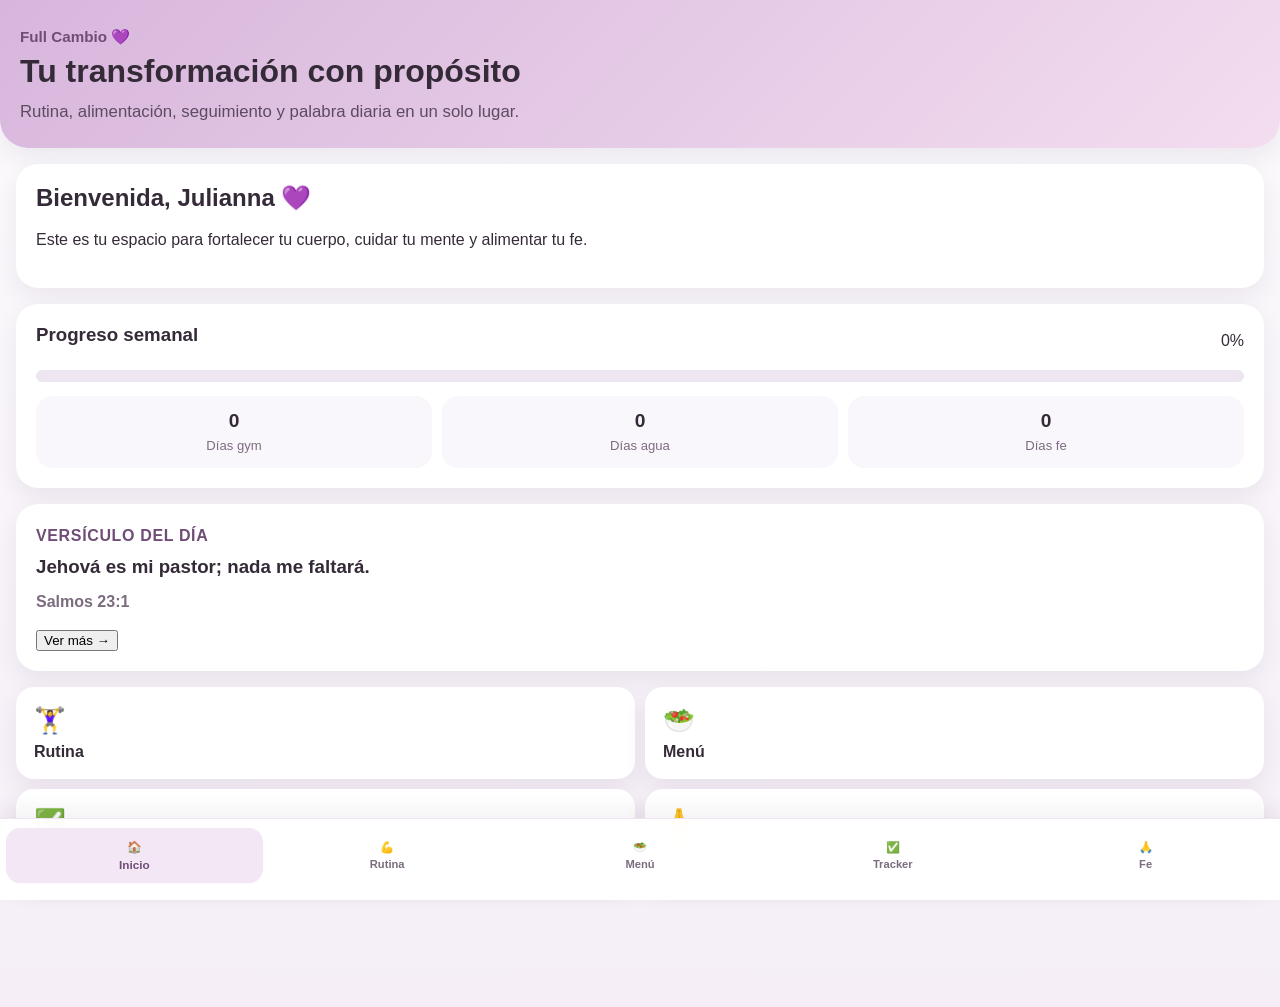
<file: index.html>
<!DOCTYPE html>
<html lang="es">
<head>
  <meta charset="UTF-8" />
  <meta
    name="viewport"
    content="width=device-width, initial-scale=1.0, viewport-fit=cover"
  />
  <title>Full Cambio 💜</title>
  <meta
    name="description"
    content="App de bienestar físico y espiritual con rutina, menú, tracker y versículo diario."
  />
  <meta name="theme-color" content="#c8a2c8" />
  <link rel="stylesheet" href="styles.css" />
</head>
<body>
  <div class="app-shell">
    <header class="hero">
      <div class="hero-content">
        <p class="eyebrow">Full Cambio 💜</p>
        <h1>Tu transformación con propósito</h1>
        <p class="hero-text">
          Rutina, alimentación, seguimiento y palabra diaria en un solo lugar.
        </p>
      </div>
    </header>

    <main class="main-content">
      <!-- INICIO -->
   
    <section id="screen-home" class="screen active">

  <div class="card welcome-card">
    <h2>Bienvenida, Julianna 💜</h2>
    <p>
      Este es tu espacio para fortalecer tu cuerpo, cuidar tu mente y alimentar tu fe.
    </p>
  </div>

  <div class="card progress-card">
    <div class="card-header">
      <h3>Progreso semanal</h3>
      <span id="progressPercent">0%</span>
    </div>

    <div class="progress-bar">
      <div id="progressFill" class="progress-fill"></div>
    </div>

    <div class="stats-grid">
      <div class="stat-box">
        <strong id="gymStat">0</strong>
        <span>Días gym</span>
      </div>
      <div class="stat-box">
        <strong id="waterStat">0</strong>
        <span>Días agua</span>
      </div>
      <div class="stat-box">
        <strong id="devotionalStat">0</strong>
        <span>Días fe</span>
      </div>
    </div>
  </div>

<div class="card verse-card">
  <p class="section-label">VERSÍCULO DEL DÍA</p>

  <h3 id="dailyVerseText">Cargando versículo...</h3>
  <p id="dailyVerseReference" class="verse-reference"></p>

  <button onclick="showScreen('faith')" class="ver-mas-btn">
    Ver más →
  </button>
</div>

  <div class="quick-grid">
    <button class="quick-card" data-target="routine">
      <span>🏋️‍♀️</span>
      <strong>Rutina</strong>
    </button>

    <button class="quick-card" data-target="menu">
      <span>🥗</span>
      <strong>Menú</strong>
    </button>

    <button class="quick-card" data-target="tracker">
      <span>✅</span>
      <strong>Tracker</strong>
    </button>

    <button class="quick-card" data-target="faith">
      <span>🙏</span>
      <strong>Fe</strong>
    </button>
  </div>

</section>  <!-- RUTINA -->
      <section id="screen-routine" class="screen">
        <div class="card">
          <h2>Rutina semanal</h2>
          <p>Plan base para tonificar, fortalecer y avanzar con constancia.</p>
        </div>

        <div class="card">
          <h3>Lunes · Glúteos + Piernas</h3>
          <ul>
            <li>Hip thrust — 4 x 10-12</li>
            <li>Prensa — 3 x 12</li>
            <li>Abducción — 3 x 15</li>
            <li>Kickback — 3 x 12 por pierna</li>
            <li>Peso muerto rumano — 3 x 10</li>
          </ul>
        </div>

        <div class="card">
          <h3>Martes · Brazos + Abdomen</h3>
          <ul>
            <li>Curl de bíceps — 3 x 12</li>
            <li>Tríceps en polea — 3 x 12</li>
            <li>Elevaciones laterales — 3 x 10</li>
            <li>Plancha — 3 x 20-30 seg</li>
            <li>Crunch — 3 x 15</li>
          </ul>
        </div>

        <div class="card">
          <h3>Miércoles · Activo suave</h3>
          <ul>
            <li>Caminata 15-20 min</li>
            <li>Estiramiento</li>
            <li>Movilidad</li>
          </ul>
        </div>

        <div class="card">
          <h3>Jueves · Glúteos + Piernas</h3>
          <ul>
            <li>Hip thrust — 4 x 10-12</li>
            <li>Prensa — 3 x 12</li>
            <li>Abducción — 3 x 15</li>
            <li>Kickback — 3 x 12 por pierna</li>
            <li>Peso muerto rumano — 3 x 10</li>
          </ul>
        </div>

        <div class="card">
          <h3>Viernes · Brazos + Abdomen</h3>
          <ul>
            <li>Curl de bíceps — 3 x 12</li>
            <li>Tríceps en polea — 3 x 12</li>
            <li>Elevaciones laterales — 3 x 10</li>
            <li>Plancha — 3 x 20-30 seg</li>
            <li>Crunch — 3 x 15</li>
          </ul>
        </div>

        <div class="card">
          <h3>Sábado · Descanso</h3>
          <p>Recuperación, estiramiento ligero y descanso.</p>
        </div>

        <div class="card">
          <h3>Domingo · Suave</h3>
          <p>Caminata ligera, movilidad y preparación para la nueva semana.</p>
        </div>
      </section>

      <!-- MENU -->
<section id="screen-menu" class="screen">
  <div class="screen-header">
    <h2>Tu menú</h2>
    <p>Opciones simples para alimentarte mejor cada día.</p>
  </div>

  <div class="card">
    <h2>Menú base semanal</h2>
    <p>Proteína en cada comida y opciones simples para tu vida diaria.</p>
  </div>

  <div class="card">
  <h3>Desayunos</h3>
  <ul>
    <li>Huevos + tostada integral + fruta</li>
    <li>Yogurt griego + fruta + granola</li>
    <li>Omelette de huevo con queso ligero</li>
  </ul>
</div>

<div class="card">
  <h3>Snacks</h3>
  <ul>
    <li>Yogurt griego</li>
    <li>Queso + fruta</li>
    <li>Nueces</li>
    <li>Huevos cocidos</li>
  </ul>
</div>

<div class="card">
  <h3>Almuerzos</h3>
  <ul>
    <li>Pollo + arroz + vegetales</li>
    <li>Carne magra + tortillas o arroz + ensalada</li>
    <li>Atún + arroz + vegetales</li>
  </ul>
</div>

  <div class="card">
  <h3>Cenas</h3>
  <ul>
    <li>Pollo + ensalada</li>
    <li>Atún + aguacate</li>
    <li>Huevos + vegetales</li>
  </ul>
</div>     
</section>
      <!-- TRACKER -->
   <section id="screen-tracker" class="screen">

  <div class="screen-header">
    <h2>Tu tracker</h2>
    <p>Marca tu progreso diario y mantente enfocada.</p>
  </div>

  <div class="card">
    <h2>Tracker diario</h2>
    <p>Marca lo que cumpliste hoy.</p>
  </div>

  <div class="card tracker-card">
    <label><input type="checkbox" class="tracker-check" data-key="gym"> Gym</label>
    <label><input type="checkbox" class="tracker-check" data-key="protein"> Proteína</label>
    <label><input type="checkbox" class="tracker-check" data-key="water"> Agua</label>
    <label><input type="checkbox" class="tracker-check" data-key="stretch"> Estiramiento</label>
    <label><input type="checkbox" class="tracker-check" data-key="devotional"> Devocional</label>
    <label><input type="checkbox" class="tracker-check" data-key="prayer"> Oración</label>

    <textarea id="dailyNotes" placeholder="Escribe cómo te sentiste hoy..."></textarea>
  </div>

</section>

      <!-- FE -->
  <section id="screen-faith" class="screen">
  <div class="screen-header">
    <h2>Tu espacio de fe</h2>
    <p>Una palabra diaria para fortalecer tu espíritu.</p>
  </div>

  <div class="card">
    <h2>Fe diaria</h2>
    <p>Una palabra para fortalecer tu espíritu cada día.</p>
  </div>
        
      <div class="card">
          <p class="section-label">Versículo</p>
          <h3 id="faithVerseText">Cargando versículo...</h3>
          <p id="faithVerseReference" class="verse-reference"></p>
        </div>

        <div class="card">
          <p class="section-label">Reflexión corta</p>
          <p id="faithReflection">Cargando reflexión...</p>
        </div>

        <div class="card">
          <p class="section-label">Mensaje motivacional</p>
          <p id="faithMotivation">Cargando mensaje...</p>
        </div>
      </section>
    </main>

    <nav class="bottom-nav">
  <button class="nav-btn active" data-screen="home">
    🏠
    <span>Inicio</span>
  </button>

  <button class="nav-btn" data-screen="routine">
    💪
    <span>Rutina</span>
  </button>

  <button class="nav-btn" data-screen="menu">
    🥗
    <span>Menú</span>
  </button>

  <button class="nav-btn" data-screen="tracker">
    ✅
    <span>Tracker</span>
  </button>

  <button class="nav-btn" data-screen="faith">
    🙏
    <span>Fe</span>
  </button>

    </nav>
  </div>

  <script src="versiculos.js"></script>
<script src="app.js"></script>
</body>
</html>
</file>
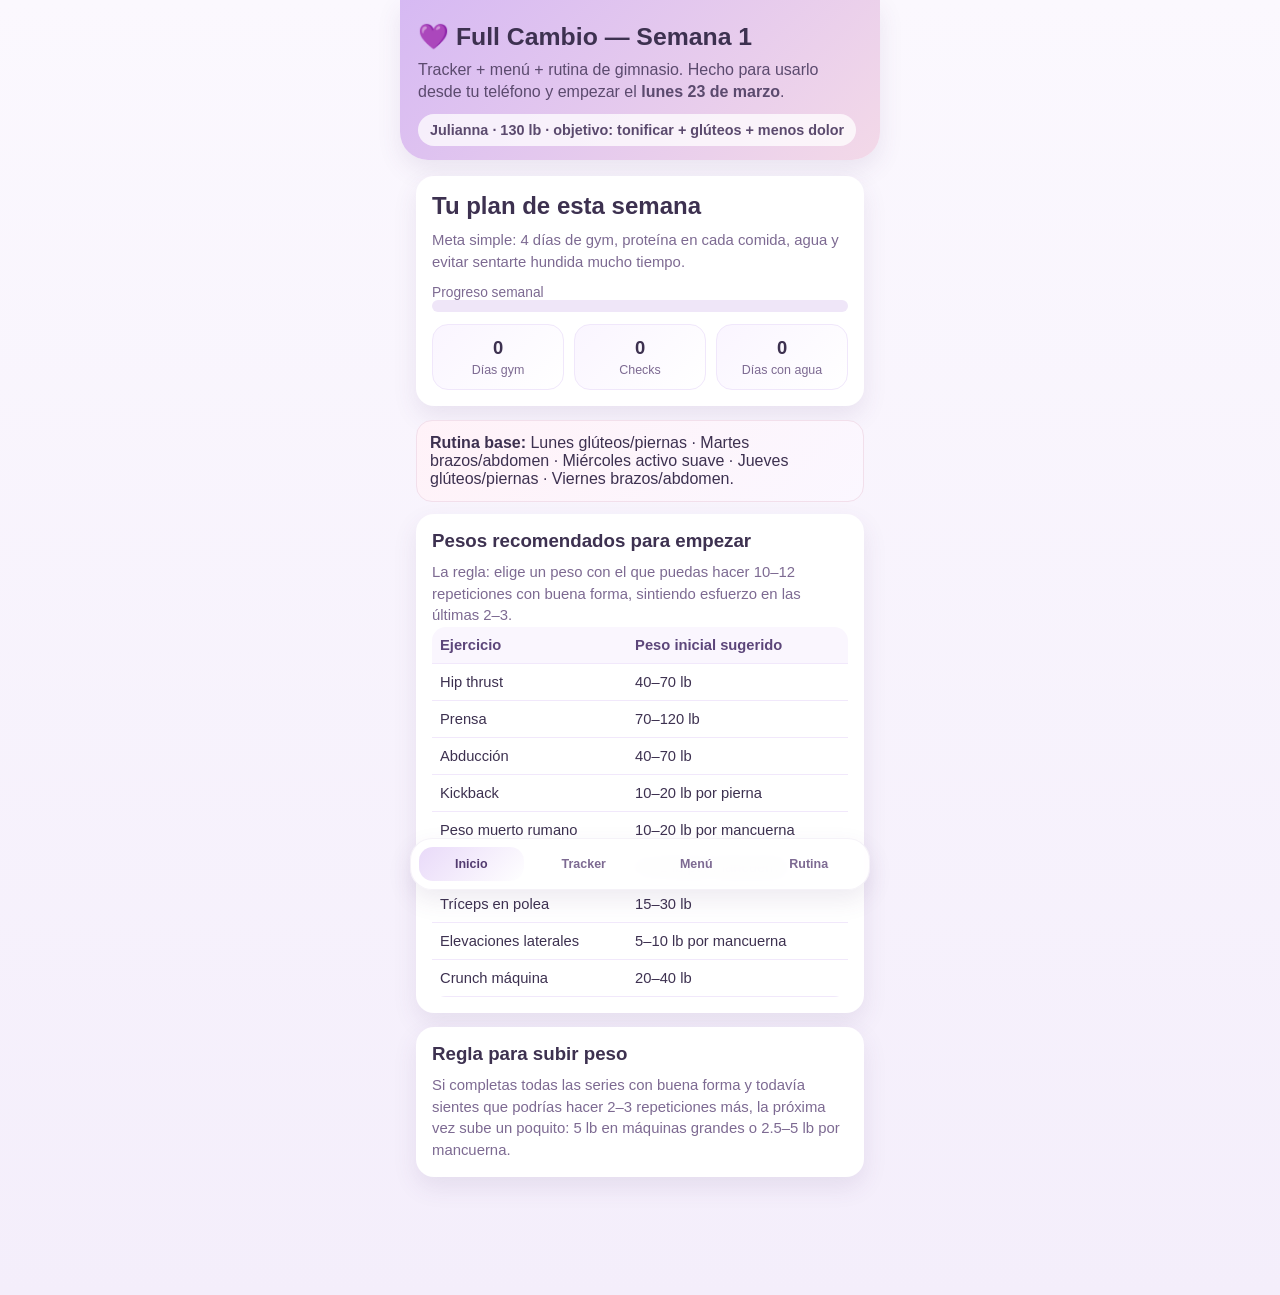
<file: Index.html>
<!DOCTYPE html>
<html lang="es">
<head>
<meta charset="utf-8" />
<meta name="viewport" content="width=device-width, initial-scale=1, viewport-fit=cover" />
<title>Plan Fitness Julianna</title>
<style>
  :root {
    --bg: #f7f3fb;
    --card: #ffffff;
    --lav: #c9a7eb;
    --lav2: #e9daf9;
    --rose: #f4d9e7;
    --text: #3d3150;
    --muted: #7d6a92;
    --shadow: 0 10px 25px rgba(87, 60, 120, .10);
    --radius: 18px;
  }
  * { box-sizing: border-box; }
  html, body { margin:0; padding:0; background:linear-gradient(180deg, #fbf8fe 0%, #f4eefb 100%); color:var(--text); font-family:-apple-system,BlinkMacSystemFont,"Segoe UI",Roboto,Arial,sans-serif; }
  body { max-width: 480px; margin: 0 auto; min-height: 100vh; }
  .app { padding-bottom: 88px; }
  .hero {
    padding: 22px 18px 14px;
    background: linear-gradient(135deg, #d6b9f3 0%, #f3d9e8 100%);
    border-bottom-left-radius: 28px;
    border-bottom-right-radius: 28px;
    box-shadow: var(--shadow);
  }
  .hero h1 { margin:0; font-size: 1.55rem; }
  .hero p { margin:8px 0 0; color:#5b4a6e; line-height:1.35; }
  .badge {
    display:inline-block; margin-top:12px; background:rgba(255,255,255,.75); color:#5b4a6e;
    padding:8px 12px; border-radius:999px; font-size:.9rem; font-weight:600;
  }
  .container { padding: 16px; }
  .tabbar {
    position: fixed; left: 50%; transform: translateX(-50%);
    bottom: 10px; width: min(460px, calc(100% - 16px));
    display:grid; grid-template-columns: repeat(4, 1fr); gap:8px;
    background: rgba(255,255,255,.92); backdrop-filter: blur(10px);
    border:1px solid rgba(130, 90, 170, .08);
    border-radius: 22px; padding:8px; box-shadow: var(--shadow);
  }
  .tabbar button {
    border:none; background:transparent; color:var(--muted); padding:10px 4px; border-radius:14px;
    font-size:.78rem; font-weight:700;
  }
  .tabbar button.active { background:linear-gradient(135deg, var(--lav2), #fff); color:#533c70; }
  .screen { display:none; }
  .screen.active { display:block; }
  .card {
    background:var(--card); border-radius:var(--radius); box-shadow:var(--shadow);
    padding:16px; margin-bottom:14px;
  }
  .card h2, .card h3 { margin:0 0 10px; }
  .sub { color:var(--muted); font-size:.93rem; line-height:1.45; }
  .progress-wrap { margin-top:12px; }
  .progress {
    width:100%; height:12px; background:#efe6f8; border-radius:999px; overflow:hidden;
  }
  .progress > div {
    width:0%; height:100%; background:linear-gradient(90deg, #bf96e8, #f0b9d1); border-radius:999px;
    transition: width .25s ease;
  }
  .stats { display:grid; grid-template-columns: repeat(3, 1fr); gap:10px; margin-top:12px; }
  .pill {
    background:linear-gradient(135deg, #faf5ff, #fff); padding:12px; border-radius:16px; text-align:center;
    border:1px solid #f0e7fb;
  }
  .pill .num { font-size:1.15rem; font-weight:800; }
  .pill .label { font-size:.78rem; color:var(--muted); margin-top:4px; }
  .day-card {
    background:linear-gradient(180deg, #fff 0%, #fcf9ff 100%);
    border:1px solid #f1e8fb; border-radius:18px; padding:14px; margin-bottom:12px;
  }
  .day-title { font-weight:800; margin-bottom:10px; }
  label {
    display:flex; align-items:flex-start; gap:10px; margin:8px 0; font-size:.95rem;
  }
  input[type=checkbox] {
    width:20px; height:20px; accent-color:#b685e7; margin-top:1px;
  }
  textarea {
    width:100%; min-height:70px; border-radius:14px; border:1px solid #eadcf8; padding:12px;
    margin-top:10px; font:inherit; color:var(--text); background:#fff;
  }
  .routine-grid { display:grid; gap:12px; }
  .exercise {
    border:1px solid #f0e7fb; border-radius:16px; padding:14px; background:#fff;
  }
  .exercise .name { font-weight:800; margin-bottom:6px; }
  .meta { color:var(--muted); font-size:.9rem; margin-bottom:6px; }
  .chips { display:flex; flex-wrap:wrap; gap:8px; margin-top:10px; }
  .chip {
    background:#f7efff; color:#654c85; border-radius:999px; padding:7px 10px; font-size:.82rem; font-weight:700;
  }
  .menu-day {
    border:1px solid #f0e7fb; border-radius:16px; padding:14px; margin-bottom:12px; background:#fff;
  }
  .menu-day h3 { margin:0 0 10px; }
  .meal { margin:8px 0; }
  .meal b { display:block; margin-bottom:3px; }
  .tip {
    background:linear-gradient(135deg, #fff2f8, #fbf7ff); border:1px solid #f2dfeb; border-radius:16px;
    padding:13px; margin-bottom:12px;
  }
  .small { font-size:.86rem; color:var(--muted); }
  .weights-table {
    width:100%; border-collapse:collapse; font-size:.92rem; overflow:hidden; border-radius:14px;
  }
  .weights-table th, .weights-table td {
    border-bottom:1px solid #f1e8fb; padding:10px 8px; text-align:left;
  }
  .weights-table th { color:#5c467a; background:#faf6fe; }
  .accordion { cursor:pointer; user-select:none; }
  .accordion + .acc-body { display:none; }
  .accordion.open + .acc-body { display:block; }
</style>
</head>
<body>
<div class="app">
  <div class="hero">
    <h1>💜 Full Cambio — Semana 1</h1>
    <p>Tracker + menú + rutina de gimnasio. Hecho para usarlo desde tu teléfono y empezar el <b>lunes 23 de marzo</b>.</p>
    <div class="badge">Julianna · 130 lb · objetivo: tonificar + glúteos + menos dolor</div>
  </div>

  <div class="container">
    <section id="screen-home" class="screen active">
      <div class="card">
        <h2>Tu plan de esta semana</h2>
        <div class="sub">Meta simple: 4 días de gym, proteína en cada comida, agua y evitar sentarte hundida mucho tiempo.</div>
        <div class="progress-wrap">
          <div class="small">Progreso semanal</div>
          <div class="progress"><div id="mainProgress"></div></div>
        </div>
        <div class="stats">
          <div class="pill"><div class="num" id="gymCount">0</div><div class="label">Días gym</div></div>
          <div class="pill"><div class="num" id="checksCount">0</div><div class="label">Checks</div></div>
          <div class="pill"><div class="num" id="waterCount">0</div><div class="label">Días con agua</div></div>
        </div>
      </div>

      <div class="tip">
        <b>Rutina base:</b> Lunes glúteos/piernas · Martes brazos/abdomen · Miércoles activo suave · Jueves glúteos/piernas · Viernes brazos/abdomen.
      </div>

      <div class="card">
        <h3>Pesos recomendados para empezar</h3>
        <div class="sub">La regla: elige un peso con el que puedas hacer 10–12 repeticiones con buena forma, sintiendo esfuerzo en las últimas 2–3.</div>
        <table class="weights-table">
          <tr><th>Ejercicio</th><th>Peso inicial sugerido</th></tr>
          <tr><td>Hip thrust</td><td>40–70 lb</td></tr>
          <tr><td>Prensa</td><td>70–120 lb</td></tr>
          <tr><td>Abducción</td><td>40–70 lb</td></tr>
          <tr><td>Kickback</td><td>10–20 lb por pierna</td></tr>
          <tr><td>Peso muerto rumano</td><td>10–20 lb por mancuerna</td></tr>
          <tr><td>Curl bíceps</td><td>8–12 lb por mancuerna</td></tr>
          <tr><td>Tríceps en polea</td><td>15–30 lb</td></tr>
          <tr><td>Elevaciones laterales</td><td>5–10 lb por mancuerna</td></tr>
          <tr><td>Crunch máquina</td><td>20–40 lb</td></tr>
        </table>
      </div>

      <div class="card">
        <h3>Regla para subir peso</h3>
        <div class="sub">Si completas todas las series con buena forma y todavía sientes que podrías hacer 2–3 repeticiones más, la próxima vez sube un poquito: 5 lb en máquinas grandes o 2.5–5 lb por mancuerna.</div>
      </div>
    </section>

    <section id="screen-tracker" class="screen">
      <div class="card">
        <h2>Tracker semanal</h2>
        <div class="sub">Todo se guarda solo en tu teléfono mientras uses este archivo en el mismo navegador.</div>
      </div>
      
    <div class="day-card">
      <div class="day-title">Lunes 03/23</div>
      <label><input type="checkbox" data-key="w1_d0_gym"> Fui al gym</label>
      <label><input type="checkbox" data-key="w1_d0_protein"> Comí proteína en mis comidas</label>
      <label><input type="checkbox" data-key="w1_d0_water"> Tomé suficiente agua</label>
      <label><input type="checkbox" data-key="w1_d0_movement"> Hice movimiento/caminata</label>
      <label><input type="checkbox" data-key="w1_d0_sofa"> Evité hundirme en sofá/cama</label>
      <label><input type="checkbox" data-key="w1_d0_stretch"> Hice estiramiento</label>
      <textarea data-key="w1_d0_notes" placeholder="Notas del día..."></textarea>
    </div>
    
    <div class="day-card">
      <div class="day-title">Martes 03/24</div>
      <label><input type="checkbox" data-key="w1_d1_gym"> Fui al gym</label>
      <label><input type="checkbox" data-key="w1_d1_protein"> Comí proteína en mis comidas</label>
      <label><input type="checkbox" data-key="w1_d1_water"> Tomé suficiente agua</label>
      <label><input type="checkbox" data-key="w1_d1_movement"> Hice movimiento/caminata</label>
      <label><input type="checkbox" data-key="w1_d1_sofa"> Evité hundirme en sofá/cama</label>
      <label><input type="checkbox" data-key="w1_d1_stretch"> Hice estiramiento</label>
      <textarea data-key="w1_d1_notes" placeholder="Notas del día..."></textarea>
    </div>
    
    <div class="day-card">
      <div class="day-title">Miércoles 03/25</div>
      <label><input type="checkbox" data-key="w1_d2_gym"> Fui al gym</label>
      <label><input type="checkbox" data-key="w1_d2_protein"> Comí proteína en mis comidas</label>
      <label><input type="checkbox" data-key="w1_d2_water"> Tomé suficiente agua</label>
      <label><input type="checkbox" data-key="w1_d2_movement"> Hice movimiento/caminata</label>
      <label><input type="checkbox" data-key="w1_d2_sofa"> Evité hundirme en sofá/cama</label>
      <label><input type="checkbox" data-key="w1_d2_stretch"> Hice estiramiento</label>
      <textarea data-key="w1_d2_notes" placeholder="Notas del día..."></textarea>
    </div>
    
    <div class="day-card">
      <div class="day-title">Jueves 03/26</div>
      <label><input type="checkbox" data-key="w1_d3_gym"> Fui al gym</label>
      <label><input type="checkbox" data-key="w1_d3_protein"> Comí proteína en mis comidas</label>
      <label><input type="checkbox" data-key="w1_d3_water"> Tomé suficiente agua</label>
      <label><input type="checkbox" data-key="w1_d3_movement"> Hice movimiento/caminata</label>
      <label><input type="checkbox" data-key="w1_d3_sofa"> Evité hundirme en sofá/cama</label>
      <label><input type="checkbox" data-key="w1_d3_stretch"> Hice estiramiento</label>
      <textarea data-key="w1_d3_notes" placeholder="Notas del día..."></textarea>
    </div>
    
    <div class="day-card">
      <div class="day-title">Viernes 03/27</div>
      <label><input type="checkbox" data-key="w1_d4_gym"> Fui al gym</label>
      <label><input type="checkbox" data-key="w1_d4_protein"> Comí proteína en mis comidas</label>
      <label><input type="checkbox" data-key="w1_d4_water"> Tomé suficiente agua</label>
      <label><input type="checkbox" data-key="w1_d4_movement"> Hice movimiento/caminata</label>
      <label><input type="checkbox" data-key="w1_d4_sofa"> Evité hundirme en sofá/cama</label>
      <label><input type="checkbox" data-key="w1_d4_stretch"> Hice estiramiento</label>
      <textarea data-key="w1_d4_notes" placeholder="Notas del día..."></textarea>
    </div>
    
    <div class="day-card">
      <div class="day-title">Sábado 03/28</div>
      <label><input type="checkbox" data-key="w1_d5_gym"> Fui al gym</label>
      <label><input type="checkbox" data-key="w1_d5_protein"> Comí proteína en mis comidas</label>
      <label><input type="checkbox" data-key="w1_d5_water"> Tomé suficiente agua</label>
      <label><input type="checkbox" data-key="w1_d5_movement"> Hice movimiento/caminata</label>
      <label><input type="checkbox" data-key="w1_d5_sofa"> Evité hundirme en sofá/cama</label>
      <label><input type="checkbox" data-key="w1_d5_stretch"> Hice estiramiento</label>
      <textarea data-key="w1_d5_notes" placeholder="Notas del día..."></textarea>
    </div>
    
    <div class="day-card">
      <div class="day-title">Domingo 03/29</div>
      <label><input type="checkbox" data-key="w1_d6_gym"> Fui al gym</label>
      <label><input type="checkbox" data-key="w1_d6_protein"> Comí proteína en mis comidas</label>
      <label><input type="checkbox" data-key="w1_d6_water"> Tomé suficiente agua</label>
      <label><input type="checkbox" data-key="w1_d6_movement"> Hice movimiento/caminata</label>
      <label><input type="checkbox" data-key="w1_d6_sofa"> Evité hundirme en sofá/cama</label>
      <label><input type="checkbox" data-key="w1_d6_stretch"> Hice estiramiento</label>
      <textarea data-key="w1_d6_notes" placeholder="Notas del día..."></textarea>
    </div>
    
    </section>

    <section id="screen-menu" class="screen">
      <div class="card">
        <h2>Menú semana 1</h2>
        <div class="sub">Enfoque: proteína 80–100 g al día, comidas sencillas y realistas.</div>
      </div>

      <div class="menu-day">
        <h3>Lunes</h3>
        <div class="meal"><b>Desayuno</b>2 huevos + 2 claras, 1 tostada integral, fruta</div>
        <div class="meal"><b>Snack</b>Yogurt griego</div>
        <div class="meal"><b>Almuerzo</b>Pollo a la plancha + arroz + ensalada</div>
        <div class="meal"><b>Snack</b>Queso o nueces</div>
        <div class="meal"><b>Cena</b>Atún con aguacate y vegetales</div>
      </div>

      <div class="menu-day">
        <h3>Martes</h3>
        <div class="meal"><b>Desayuno</b>Yogurt griego + fruta + un poco de granola</div>
        <div class="meal"><b>Snack</b>Manzana con queso</div>
        <div class="meal"><b>Almuerzo</b>Carne magra + tortillas o arroz + vegetales</div>
        <div class="meal"><b>Snack</b>Huevos cocidos</div>
        <div class="meal"><b>Cena</b>Pollo + ensalada</div>
      </div>

      <div class="menu-day">
        <h3>Miércoles</h3>
        <div class="meal"><b>Desayuno</b>Huevos revueltos + tostada</div>
        <div class="meal"><b>Snack</b>Yogurt o cottage cheese</div>
        <div class="meal"><b>Almuerzo</b>Atún con arroz y pepino/tomate</div>
        <div class="meal"><b>Snack</b>Fruta + nueces</div>
        <div class="meal"><b>Cena</b>Pollo con verduras salteadas</div>
      </div>

      <div class="menu-day">
        <h3>Jueves</h3>
        <div class="meal"><b>Desayuno</b>Omelette de huevo con queso ligero</div>
        <div class="meal"><b>Snack</b>Yogurt griego</div>
        <div class="meal"><b>Almuerzo</b>Pollo + papa o arroz + ensalada</div>
        <div class="meal"><b>Snack</b>Queso + fruta</div>
        <div class="meal"><b>Cena</b>Atún o pescado + vegetales</div>
      </div>

      <div class="menu-day">
        <h3>Viernes</h3>
        <div class="meal"><b>Desayuno</b>Huevos + avena o tostada</div>
        <div class="meal"><b>Snack</b>Batido de proteína o yogurt</div>
        <div class="meal"><b>Almuerzo</b>Carne magra + arroz + vegetales</div>
        <div class="meal"><b>Snack</b>Nueces</div>
        <div class="meal"><b>Cena</b>Pollo + ensalada + aguacate</div>
      </div>

      <div class="menu-day">
        <h3>Sábado</h3>
        <div class="meal"><b>Desayuno</b>Yogurt + fruta</div>
        <div class="meal"><b>Snack</b>Queso</div>
        <div class="meal"><b>Almuerzo</b>Pollo o carne + arroz</div>
        <div class="meal"><b>Snack</b>Fruta</div>
        <div class="meal"><b>Cena</b>Huevos con vegetales</div>
      </div>

      <div class="menu-day">
        <h3>Domingo</h3>
        <div class="meal"><b>Desayuno</b>Huevos + pan integral</div>
        <div class="meal"><b>Snack</b>Yogurt griego</div>
        <div class="meal"><b>Almuerzo</b>Pollo + ensalada + arroz</div>
        <div class="meal"><b>Snack</b>Nueces o queso</div>
        <div class="meal"><b>Cena</b>Atún con aguacate</div>
      </div>

      <div class="tip">
        <b>Agua:</b> 2 botellas grandes al día mínimo. <br>
        <b>Proteína:</b> trata de incluirla en cada comida.
      </div>
    </section>

    <section id="screen-routine" class="screen">
      <div class="card">
        <h2>Rutina de ejercicios</h2>
        <div class="sub">Pensada para gimnasio, glúteos más rápidos y menos dolor. Antes de pierna: 5 minutos de caminadora + 1 serie de 12 puentes de glúteo.</div>
      </div>

      <div class="card">
        <h3 class="accordion open" onclick="toggleAcc(this)">🍑 Lunes / Jueves · Glúteos + Piernas</h3>
        <div class="acc-body" style="display:block">
          <div class="routine-grid">
            <div class="exercise">
              <div class="name">Hip Thrust</div>
              <div class="meta">4 series · 10–12 reps · 40–70 lb</div>
              <div>Aprieta arriba por 2 segundos. Debes sentirlo en glúteos, no en espalda.</div>
              <div class="chips"><span class="chip">Máquina o banco</span><span class="chip">Ejercicio principal</span></div>
            </div>
            <div class="exercise">
              <div class="name">Prensa de piernas</div>
              <div class="meta">3 series · 12 reps · 70–120 lb</div>
              <div>Pon los pies un poco más arriba para dar más trabajo al glúteo.</div>
              <div class="chips"><span class="chip">Baja controlado</span></div>
            </div>
            <div class="exercise">
              <div class="name">Abducción</div>
              <div class="meta">3 series · 15 reps · 40–70 lb</div>
              <div>Abre y controla el regreso. Vas a sentir quemazón al lado del glúteo.</div>
              <div class="chips"><span class="chip">Glúteo medio</span></div>
            </div>
            <div class="exercise">
              <div class="name">Kickback</div>
              <div class="meta">3 series · 12 reps por pierna · 10–20 lb</div>
              <div>No arquees la espalda. Movimiento lento y limpio.</div>
              <div class="chips"><span class="chip">Máquina o polea</span></div>
            </div>
            <div class="exercise">
              <div class="name">Peso muerto rumano</div>
              <div class="meta">3 series · 10 reps · 10–20 lb por mancuerna</div>
              <div>Espalda recta, baja lento y siente el estiramiento atrás.</div>
              <div class="chips"><span class="chip">Técnica primero</span></div>
            </div>
          </div>
        </div>
      </div>

      <div class="card">
        <h3 class="accordion open" onclick="toggleAcc(this)">💪 Martes / Viernes · Brazos + Abdomen</h3>
        <div class="acc-body" style="display:block">
          <div class="routine-grid">
            <div class="exercise">
              <div class="name">Curl de bíceps</div>
              <div class="meta">3 series · 12 reps · 8–12 lb</div>
              <div>Codos pegados al cuerpo. Sube controlado.</div>
            </div>
            <div class="exercise">
              <div class="name">Tríceps en polea</div>
              <div class="meta">3 series · 12 reps · 15–30 lb</div>
              <div>Aprieta abajo sin mover hombros.</div>
            </div>
            <div class="exercise">
              <div class="name">Elevaciones laterales</div>
              <div class="meta">3 series · 10 reps · 5–10 lb</div>
              <div>Mancuernas ligeras. Mejor forma que peso.</div>
            </div>
            <div class="exercise">
              <div class="name">Plancha</div>
              <div class="meta">3 veces · 20–30 seg</div>
              <div>Cuerpo recto, abdomen apretado.</div>
            </div>
            <div class="exercise">
              <div class="name">Crunch en máquina o piso</div>
              <div class="meta">3 series · 15 reps · 20–40 lb si es máquina</div>
              <div>Sube con abdomen, no con cuello.</div>
            </div>
          </div>
        </div>
      </div>

      <div class="tip">
        <b>Cardio:</b> después de entrenar haz 10–15 minutos de caminadora inclinada o escaladora.
      </div>

      <div class="tip">
        <b>Por tu dolor:</b> evita sentarte hundida en sofá o cama mucho tiempo. Si una máquina te molesta justo ahí, baja el peso o cambia de posición.
      </div>
    </section>
  </div>
</div>

<nav class="tabbar">
  <button class="active" onclick="showScreen('home', this)">Inicio</button>
  <button onclick="showScreen('tracker', this)">Tracker</button>
  <button onclick="showScreen('menu', this)">Menú</button>
  <button onclick="showScreen('routine', this)">Rutina</button>
</nav>

<script>
  function showScreen(name, btn) {
    document.querySelectorAll('.screen').forEach(s => s.classList.remove('active'));
    document.getElementById('screen-' + name).classList.add('active');
    document.querySelectorAll('.tabbar button').forEach(b => b.classList.remove('active'));
    if (btn) btn.classList.add('active');
    window.scrollTo({top:0, behavior:'smooth'});
  }

  function toggleAcc(el) {
    el.classList.toggle('open');
    const body = el.nextElementSibling;
    body.style.display = body.style.display === 'block' ? 'none' : 'block';
  }

  function loadValues() {
    document.querySelectorAll('[data-key]').forEach(el => {
      const key = el.getAttribute('data-key');
      const saved = localStorage.getItem(key);
      if (el.type === 'checkbox') el.checked = saved === '1';
      else el.value = saved || '';
      el.addEventListener(el.type === 'checkbox' ? 'change' : 'input', () => saveValue(el));
    });
    updateStats();
  }

  function saveValue(el) {
    const key = el.getAttribute('data-key');
    if (el.type === 'checkbox') localStorage.setItem(key, el.checked ? '1' : '0');
    else localStorage.setItem(key, el.value);
    updateStats();
  }

  function updateStats() {
    const checks = [...document.querySelectorAll('input[type=checkbox][data-key]')];
    const total = checks.length;
    const checked = checks.filter(c => c.checked).length;
    const gym = checks.filter(c => c.dataset.key.endsWith('_gym') && c.checked).length;
    const water = checks.filter(c => c.dataset.key.endsWith('_water') && c.checked).length;
    const pct = total ? Math.round((checked / total) * 100) : 0;
    document.getElementById('mainProgress').style.width = pct + '%';
    document.getElementById('gymCount').textContent = gym;
    document.getElementById('checksCount').textContent = checked;
    document.getElementById('waterCount').textContent = water;
  }

  loadValues();
</script>
</body>
</html>
</file>
<file: styles.css>
:root {
  --bg: #f8f5fb;
  --card: #ffffff;
  --primary: #c8a2c8;
  --primary-dark: #6f4d77;
  --accent: #efe3f3;
  --text: #352b38;
  --muted: #7b6c7f;
  --shadow: 0 10px 25px rgba(66, 38, 74, 0.08);
  --radius: 22px;
}

* {
  box-sizing: border-box;
}

html, body {
  margin: 0;
  padding: 0;
  font-family: -apple-system, BlinkMacSystemFont, "Segoe UI", Roboto, Arial, sans-serif;
  background: linear-gradient(180deg, #fcfbfd 0%, #f5eef7 100%);
  color: var(--text);
}

body {
  min-height: 100vh;
}

.app-shell {
  min-height: 100vh;
  padding-bottom: 110px;
}

.hero {
  background: linear-gradient(135deg, #d7b6dc, #f3ddef);
  padding: 28px 20px 24px;
  border-bottom-left-radius: 28px;
  border-bottom-right-radius: 28px;
  box-shadow: var(--shadow);
}

.eyebrow {
  font-size: 0.95rem;
  font-weight: 700;
  margin: 0 0 8px;
  color: var(--primary-dark);
}

.hero h1 {
  margin: 0 0 10px;
  font-size: 2rem;
  line-height: 1.1;
}

.hero-text {
  margin: 0;
  color: #5d4b61;
  line-height: 1.5;
  font-size: 1.05rem;
}

.main-content {
  padding: 16px;
}

.screen {
  display: none;
}

.screen.active {
  display: block;
}

.card {
  background: var(--card);
  border-radius: var(--radius);
  padding: 20px;
  box-shadow: var(--shadow);
  margin-bottom: 16px;
}

.card h2,
.card h3 {
  margin-top: 0;
  margin-bottom: 12px;
}

.card p,
.card li {
  font-size: 1rem;
  line-height: 1.5;
}

.section-label {
  margin: 0 0 8px;
  color: var(--primary-dark);
  font-size: 0.82rem;
  font-weight: 700;
  text-transform: uppercase;
  letter-spacing: 0.04em;
}

.verse-reference {
  margin-top: 10px;
  color: var(--muted);
  font-weight: 600;
}

.progress-bar {
  width: 100%;
  height: 12px;
  background: #eee5f2;
  border-radius: 999px;
  overflow: hidden;
  margin: 12px 0 14px;
}

.progress-fill {
  height: 100%;
  width: 0%;
  background: linear-gradient(90deg, #c8a2c8, #e6bfdc);
  border-radius: 999px;
  transition: width 0.3s ease;
}

.card-header,
.stats-grid,
.quick-grid {
  display: grid;
  gap: 10px;
}

.card-header {
  grid-template-columns: 1fr auto;
  align-items: center;
}

.stats-grid {
  grid-template-columns: repeat(3, 1fr);
}

.stat-box {
  background: #faf7fc;
  border-radius: 16px;
  padding: 14px 10px;
  text-align: center;
}

.stat-box strong {
  display: block;
  font-size: 1.2rem;
  margin-bottom: 4px;
}

.stat-box span {
  font-size: 0.82rem;
  color: var(--muted);
}

.quick-grid {
  grid-template-columns: repeat(2, 1fr);
  margin-top: 8px;
}

.quick-card {
  border: none;
  background: white;
  border-radius: 18px;
  box-shadow: var(--shadow);
  padding: 18px;
  display: flex;
  flex-direction: column;
  gap: 8px;
  font-size: 1rem;
  color: var(--text);
  text-align: left;
  cursor: pointer;
}

.quick-card span {
  font-size: 1.6rem;
}

.quick-card strong {
  font-size: 1rem;
}

.tracker-card label {
  display: flex;
  gap: 10px;
  align-items: center;
  margin-bottom: 14px;
  font-size: 1rem;
}

.tracker-card input[type="checkbox"] {
  width: 20px;
  height: 20px;
  accent-color: var(--primary);
}

textarea {
  width: 100%;
  min-height: 120px;
  border: 1px solid #eadfec;
  border-radius: 14px;
  padding: 12px;
  font: inherit;
  resize: vertical;
}

.bottom-nav {
  position: fixed;
  bottom: 0;
  left: 0;
  right: 0;
  display: grid;
  grid-template-columns: repeat(5, 1fr);
  gap: 8px;
  padding: 10px 12px calc(18px + env(safe-area-inset-bottom));
  background: rgba(255, 255, 255, 0.96);
  backdrop-filter: blur(12px);
  border-top: 1px solid #eee4f1;
  box-shadow: 0 -8px 20px rgba(66, 38, 74, 0.06);
  z-index: 999;
}

.nav-btn {
  border: none;
  background: transparent;
  padding: 12px 6px;
  border-radius: 14px;
  color: var(--muted);
  font-weight: 700;
  font-size: 0.78rem;
  cursor: pointer;
}

.nav-btn.active {
  background: #f3e7f6;
  color: var(--primary-dark);
}

ul {
  padding-left: 18px;
}

li {
  margin-bottom: 8px;
}
.nav-btn {
  display: flex;
  flex-direction: column;
  align-items: center;
  gap: 4px;
  font-size: 0.7rem;
}

.nav-btn span {
  font-size: 0.7rem;
}

.nav-btn.active {
  transform: scale(1.05);
}
.screen-header {
  margin: 6px 4px 14px;
}

.screen-header h2 {
  margin: 0 0 6px;
  font-size: 1.6rem;
  color: var(--primary-dark);
}

.screen-header p {
  margin: 0;
  color: var(--muted);
  font-size: 0.98rem;
}
.screen {
  display: none;
}

.screen.active {
  display: block;
}
.card ul {
  margin-top: 10px;
  padding-left: 20px;
}

.card li {
  margin-bottom: 6px;
}
</file>
